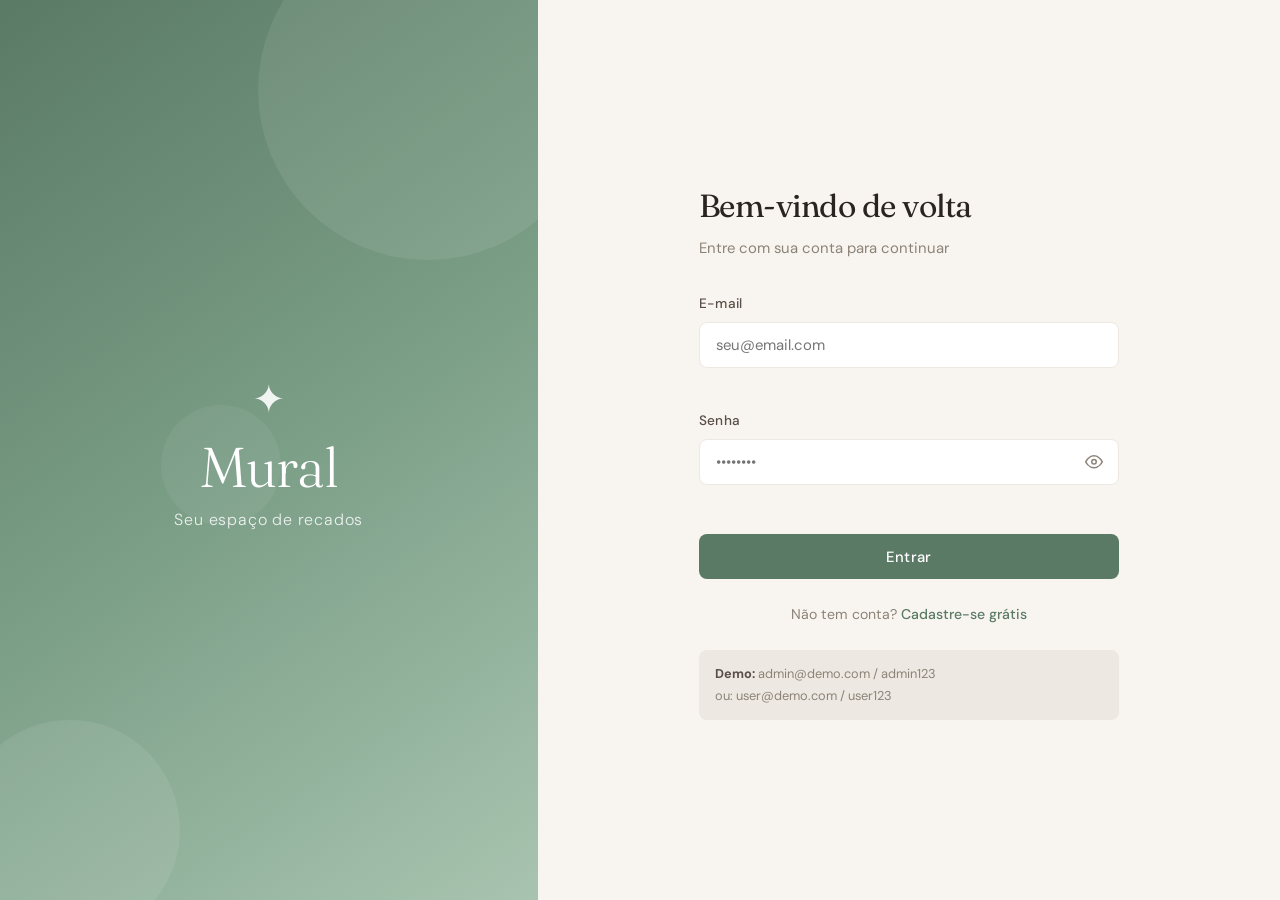
<file: index.html>
<!DOCTYPE html>
<html lang="pt-BR">
<head>
  <meta charset="UTF-8">
  <meta name="viewport" content="width=device-width, initial-scale=1.0">
  <title>Mural de Recados</title>
  <link rel="preconnect" href="https://fonts.googleapis.com">
  <link href="https://fonts.googleapis.com/css2?family=Fraunces:ital,wght@0,300;0,400;0,600;1,300&family=DM+Sans:wght@300;400;500&display=swap" rel="stylesheet">
  <link rel="stylesheet" href="style.css">
</head>
<body class="mural-page">

  <!-- NAVBAR -->
  <header class="navbar">
    <div class="navbar-inner">
      <div class="navbar-brand">
        <span class="brand-icon-sm">✦</span>
        <span class="brand-name-sm">Mural</span>
      </div>
      <div class="navbar-user">
        <div class="user-info">
          <span class="user-avatar" id="user-avatar"></span>
          <div class="user-meta">
            <span class="user-name" id="user-name"></span>
            <span class="user-badge" id="user-badge"></span>
          </div>
        </div>
        <button class="btn-logout" onclick="handleLogout()">
          <svg width="16" height="16" viewBox="0 0 24 24" fill="none" stroke="currentColor" stroke-width="2"><path d="M9 21H5a2 2 0 0 1-2-2V5a2 2 0 0 1 2-2h4"/><polyline points="16 17 21 12 16 7"/><line x1="21" y1="12" x2="9" y2="12"/></svg>
          Sair
        </button>
      </div>
    </div>
  </header>

  <!-- HERO -->
  <section class="mural-hero">
    <div class="hero-bg">
      <div class="hero-orb orb-1"></div>
      <div class="hero-orb orb-2"></div>
    </div>
    <div class="hero-content">
      <h1>Mural de <em>Recados</em></h1>
      <p id="hero-subtitle">Confira os recados mais recentes</p>
    </div>
  </section>

  <!-- MAIN -->
  <main class="mural-main">
    <div class="mural-container">

      <!-- Toolbar admin -->
      <div class="mural-toolbar" id="admin-toolbar" style="display:none">
        <span class="toolbar-label">Você é administrador</span>
        <button class="btn-add" id="btn-abrir-form" onclick="abrirModal('modal-recado')">
          <svg width="18" height="18" viewBox="0 0 24 24" fill="none" stroke="currentColor" stroke-width="2"><line x1="12" y1="5" x2="12" y2="19"/><line x1="5" y1="12" x2="19" y2="12"/></svg>
          Novo Recado
        </button>
      </div>

      <!-- Notificações -->
      <div id="msg-mural" class="msg hidden" style="margin-bottom:1.5rem"></div>

      <!-- Lista de recados -->
      <div id="recados-container">
        <div class="recados-loading" id="loading-state">
          <div class="loading-dots"><span></span><span></span><span></span></div>
          <p>Carregando recados...</p>
        </div>
        <div id="recados-lista" class="recados-grid"></div>
        <div id="empty-state" class="empty-state hidden">
          <span class="empty-icon">📋</span>
          <p>Nenhum recado publicado ainda.</p>
        </div>
      </div>

    </div>
  </main>

  <!-- MODAL ADICIONAR/EDITAR RECADO -->
  <div class="modal-overlay hidden" id="modal-recado" onclick="fecharModalOverlay(event, 'modal-recado')">
    <div class="modal-box">
      <div class="modal-header">
        <h3 id="modal-titulo">Novo Recado</h3>
        <button class="modal-close" onclick="fecharModal('modal-recado')">
          <svg width="20" height="20" viewBox="0 0 24 24" fill="none" stroke="currentColor" stroke-width="2"><line x1="18" y1="6" x2="6" y2="18"/><line x1="6" y1="6" x2="18" y2="18"/></svg>
        </button>
      </div>
      <form id="form-recado" novalidate>
        <input type="hidden" id="recado-id">
        <div class="field-group">
          <label for="recado-titulo">Título</label>
          <input type="text" id="recado-titulo" placeholder="Título do recado">
          <span class="field-error" id="err-recado-titulo"></span>
        </div>
        <div class="field-group">
          <label for="recado-texto">Mensagem</label>
          <textarea id="recado-texto" rows="5" placeholder="Escreva a mensagem aqui..."></textarea>
          <span class="field-error" id="err-recado-texto"></span>
        </div>
        <div class="modal-actions">
          <button type="button" class="btn-secondary" onclick="fecharModal('modal-recado')">Cancelar</button>
          <button type="submit" class="btn-primary" id="btn-salvar-recado">
            <span class="btn-text">Salvar</span>
            <span class="btn-loader hidden">
              <svg width="16" height="16" viewBox="0 0 24 24" fill="none" stroke="currentColor" stroke-width="2" class="spin"><path d="M21 12a9 9 0 1 1-18 0"/></svg>
            </span>
          </button>
        </div>
      </form>
    </div>
  </div>

  <!-- MODAL CONFIRMAÇÃO EXCLUSÃO -->
  <div class="modal-overlay hidden" id="modal-excluir" onclick="fecharModalOverlay(event, 'modal-excluir')">
    <div class="modal-box modal-sm">
      <div class="modal-header">
        <h3>Excluir recado</h3>
        <button class="modal-close" onclick="fecharModal('modal-excluir')">
          <svg width="20" height="20" viewBox="0 0 24 24" fill="none" stroke="currentColor" stroke-width="2"><line x1="18" y1="6" x2="6" y2="18"/><line x1="6" y1="6" x2="18" y2="18"/></svg>
        </button>
      </div>
      <p class="modal-body-text">Tem certeza que deseja excluir este recado? Esta ação não pode ser desfeita.</p>
      <input type="hidden" id="excluir-id">
      <div class="modal-actions">
        <button type="button" class="btn-secondary" onclick="fecharModal('modal-excluir')">Cancelar</button>
        <button type="button" class="btn-danger" id="btn-confirmar-excluir" onclick="confirmarExcluir()">
          <span class="btn-text">Excluir</span>
          <span class="btn-loader hidden">
            <svg width="16" height="16" viewBox="0 0 24 24" fill="none" stroke="currentColor" stroke-width="2" class="spin"><path d="M21 12a9 9 0 1 1-18 0"/></svg>
          </span>
        </button>
      </div>
    </div>
  </div>

  <script src="script.js"></script>
  <script>
    // Verificar autenticação
    const user = Auth.requireLogin();
    let isAdmin = user.tipo === 'admin';

    // Exibir dados do usuário
    document.getElementById('user-name').textContent = user.nome;
    document.getElementById('user-badge').textContent = isAdmin ? 'Administrador' : 'Usuário';
    document.getElementById('user-badge').className = 'user-badge badge-' + user.tipo;
    document.getElementById('user-avatar').textContent = user.nome.charAt(0).toUpperCase();

    if (isAdmin) {
      document.getElementById('admin-toolbar').style.display = 'flex';
      document.getElementById('hero-subtitle').textContent = 'Gerencie e publique seus recados';
    }

    // Carregar recados
    carregarRecados();

    async function carregarRecados() {
      document.getElementById('loading-state').style.display = 'flex';
      document.getElementById('recados-lista').innerHTML = '';
      document.getElementById('empty-state').classList.add('hidden');

      const result = await API.listarRecados();
      document.getElementById('loading-state').style.display = 'none';

      if (result.success && result.recados.length > 0) {
        renderRecados(result.recados);
      } else {
        document.getElementById('empty-state').classList.remove('hidden');
      }
    }

    function renderRecados(recados) {
      const lista = document.getElementById('recados-lista');
      lista.innerHTML = '';

      recados.forEach((r, i) => {
        const card = document.createElement('article');
        card.className = 'recado-card';
        card.style.animationDelay = (i * 0.07) + 's';

        const dataFormatada = formatarData(r.data_cadastro);
        const inicialAutor = r.autor_nome ? r.autor_nome.charAt(0).toUpperCase() : '?';

        card.innerHTML = `
          <div class="card-header">
            <div class="card-meta">
              <span class="autor-avatar">${inicialAutor}</span>
              <div>
                <span class="autor-nome">${escapeHtml(r.autor_nome || 'Admin')}</span>
                <time class="card-data">${dataFormatada}</time>
              </div>
            </div>
            ${isAdmin ? `
            <div class="card-actions">
              <button class="card-btn card-btn-edit" title="Editar" onclick="abrirEditar(${r.id}, '${escapeAttr(r.titulo)}', '${escapeAttr(r.texto)}')">
                <svg width="15" height="15" viewBox="0 0 24 24" fill="none" stroke="currentColor" stroke-width="2"><path d="M11 4H4a2 2 0 0 0-2 2v14a2 2 0 0 0 2 2h14a2 2 0 0 0 2-2v-7"/><path d="M18.5 2.5a2.121 2.121 0 0 1 3 3L12 15l-4 1 1-4 9.5-9.5z"/></svg>
              </button>
              <button class="card-btn card-btn-del" title="Excluir" onclick="abrirExcluir(${r.id})">
                <svg width="15" height="15" viewBox="0 0 24 24" fill="none" stroke="currentColor" stroke-width="2"><polyline points="3 6 5 6 21 6"/><path d="M19 6l-1 14a2 2 0 0 1-2 2H8a2 2 0 0 1-2-2L5 6"/><path d="M10 11v6"/><path d="M14 11v6"/><path d="M9 6V4a1 1 0 0 1 1-1h4a1 1 0 0 1 1 1v2"/></svg>
              </button>
            </div>` : ''}
          </div>
          <div class="card-body">
            <h3 class="card-titulo">${escapeHtml(r.titulo)}</h3>
            <p class="card-texto">${escapeHtml(r.texto)}</p>
          </div>
        `;
        lista.appendChild(card);
      });
    }

    // Formulário de recado
    document.getElementById('form-recado').addEventListener('submit', async function(e) {
      e.preventDefault();
      document.getElementById('err-recado-titulo').textContent = '';
      document.getElementById('err-recado-texto').textContent = '';

      const id = document.getElementById('recado-id').value;
      const titulo = document.getElementById('recado-titulo').value.trim();
      const texto = document.getElementById('recado-texto').value.trim();
      let valid = true;

      if (!titulo) { showFieldError('err-recado-titulo', 'Informe o título'); valid = false; }
      if (!texto) { showFieldError('err-recado-texto', 'Escreva a mensagem'); valid = false; }
      if (!valid) return;

      setBtnLoading('btn-salvar-recado', true);
      const result = id
        ? await API.editarRecado(id, titulo, texto)
        : await API.adicionarRecado(titulo, texto, user.id, user.nome);

      setBtnLoading('btn-salvar-recado', false);

      if (result.success) {
        fecharModal('modal-recado');
        showMsgMural('success', id ? 'Recado atualizado!' : 'Recado publicado!');
        carregarRecados();
      } else {
        showMsgMural('error', result.message || 'Erro ao salvar recado');
      }
    });

    function abrirEditar(id, titulo, texto) {
      document.getElementById('modal-titulo').textContent = 'Editar Recado';
      document.getElementById('recado-id').value = id;
      document.getElementById('recado-titulo').value = titulo;
      document.getElementById('recado-texto').value = texto;
      abrirModal('modal-recado');
    }

    function abrirExcluir(id) {
      document.getElementById('excluir-id').value = id;
      abrirModal('modal-excluir');
    }

    async function confirmarExcluir() {
      const id = document.getElementById('excluir-id').value;
      setBtnLoading('btn-confirmar-excluir', true);
      const result = await API.excluirRecado(id);
      setBtnLoading('btn-confirmar-excluir', false);

      if (result.success) {
        fecharModal('modal-excluir');
        showMsgMural('success', 'Recado excluído!');
        carregarRecados();
      } else {
        showMsgMural('error', 'Erro ao excluir recado');
      }
    }

    function handleLogout() {
      Auth.logout();
      window.location.href = 'login.html';
    }

    function showMsgMural(type, text) {
      const el = document.getElementById('msg-mural');
      el.className = 'msg msg-' + type;
      el.textContent = text;
      el.classList.remove('hidden');
      setTimeout(() => el.classList.add('hidden'), 3500);
    }

    // Reset modal ao abrir
    const origAbrirModal = window.abrirModal;
    window.abrirModal = function(id) {
      if (id === 'modal-recado' && !document.getElementById('recado-id').value) {
        document.getElementById('modal-titulo').textContent = 'Novo Recado';
        document.getElementById('recado-id').value = '';
        document.getElementById('recado-titulo').value = '';
        document.getElementById('recado-texto').value = '';
        document.getElementById('err-recado-titulo').textContent = '';
        document.getElementById('err-recado-texto').textContent = '';
      }
      document.getElementById(id).classList.remove('hidden');
      document.body.style.overflow = 'hidden';
    }
  </script>
</body>
</html>
</file>
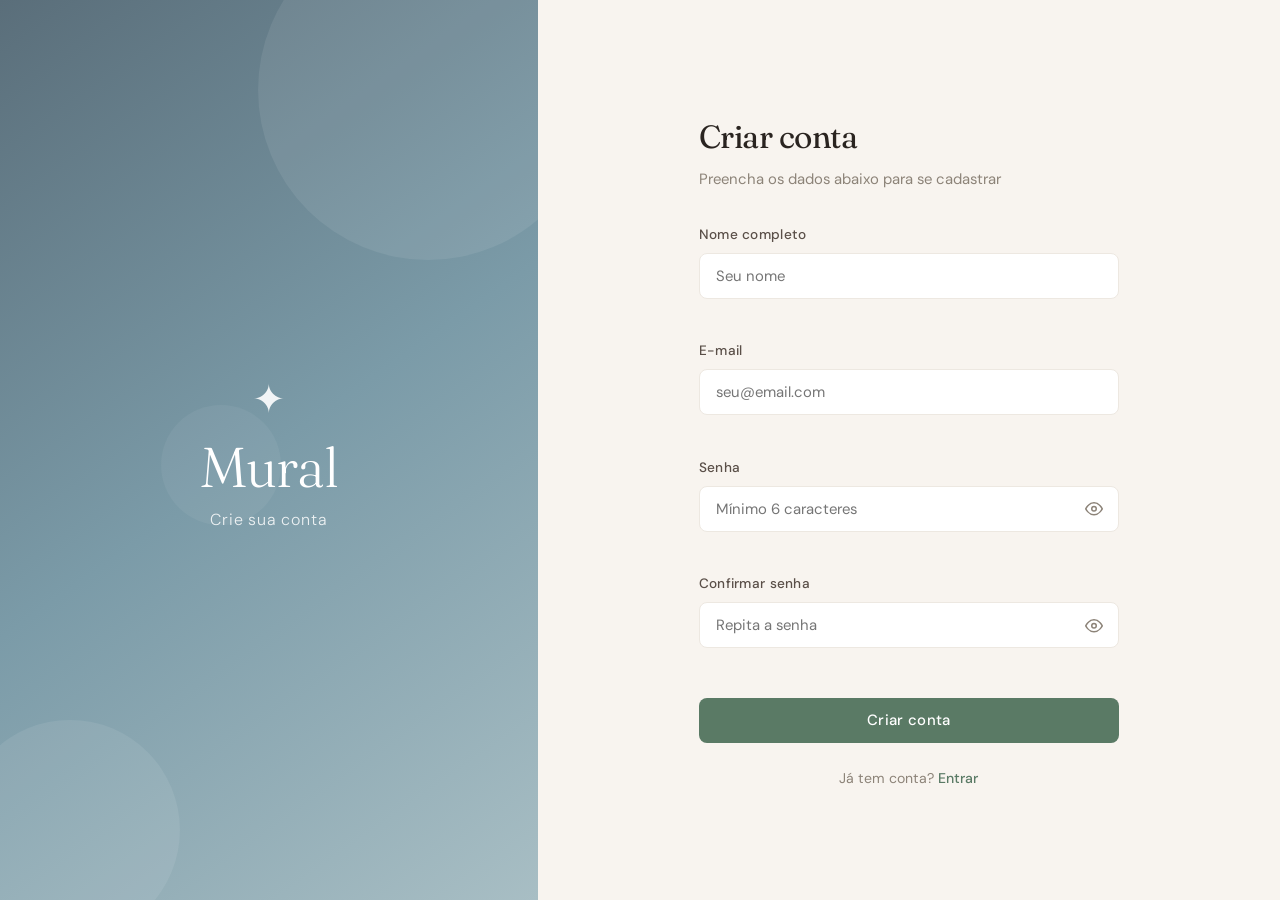
<file: cadastro.html>
<!DOCTYPE html>
<html lang="pt-BR">
<head>
  <meta charset="UTF-8">
  <meta name="viewport" content="width=device-width, initial-scale=1.0">
  <title>Mural de Recados — Cadastro</title>
  <link rel="preconnect" href="https://fonts.googleapis.com">
  <link href="https://fonts.googleapis.com/css2?family=Fraunces:ital,wght@0,300;0,400;0,600;1,300&family=DM+Sans:wght@300;400;500&display=swap" rel="stylesheet">
  <link rel="stylesheet" href="style.css">
</head>
<body class="auth-page">

  <div class="auth-layout">
    <div class="auth-deco auth-deco-alt">
      <div class="deco-circle deco-1"></div>
      <div class="deco-circle deco-2"></div>
      <div class="deco-circle deco-3"></div>
      <div class="brand-tagline">
        <span class="brand-icon">✦</span>
        <h1 class="brand-name">Mural</h1>
        <p class="brand-sub">Crie sua conta</p>
      </div>
    </div>

    <div class="auth-form-wrap">
      <div class="auth-card">
        <div class="auth-card-header">
          <h2>Criar conta</h2>
          <p>Preencha os dados abaixo para se cadastrar</p>
        </div>

        <div id="msg-error" class="msg msg-error hidden"></div>
        <div id="msg-success" class="msg msg-success hidden"></div>

        <form id="form-cadastro" novalidate>
          <div class="field-group">
            <label for="nome">Nome completo</label>
            <input type="text" id="nome" name="nome" placeholder="Seu nome" autocomplete="name">
            <span class="field-error" id="err-nome"></span>
          </div>

          <div class="field-group">
            <label for="email">E-mail</label>
            <input type="email" id="email" name="email" placeholder="seu@email.com" autocomplete="email">
            <span class="field-error" id="err-email"></span>
          </div>

          <div class="field-group">
            <label for="senha">Senha</label>
            <div class="input-wrap">
              <input type="password" id="senha" name="senha" placeholder="Mínimo 6 caracteres" autocomplete="new-password">
              <button type="button" class="toggle-pw" onclick="toggleSenha('senha')">
                <svg width="18" height="18" viewBox="0 0 24 24" fill="none" stroke="currentColor" stroke-width="2"><path d="M1 12s4-8 11-8 11 8 11 8-4 8-11 8-11-8-11-8z"/><circle cx="12" cy="12" r="3"/></svg>
              </button>
            </div>
            <span class="field-error" id="err-senha"></span>
          </div>

          <div class="field-group">
            <label for="confirmar">Confirmar senha</label>
            <div class="input-wrap">
              <input type="password" id="confirmar" name="confirmar" placeholder="Repita a senha" autocomplete="new-password">
              <button type="button" class="toggle-pw" onclick="toggleSenha('confirmar')">
                <svg width="18" height="18" viewBox="0 0 24 24" fill="none" stroke="currentColor" stroke-width="2"><path d="M1 12s4-8 11-8 11 8 11 8-4 8-11 8-11-8-11-8z"/><circle cx="12" cy="12" r="3"/></svg>
              </button>
            </div>
            <span class="field-error" id="err-confirmar"></span>
          </div>

          <button type="submit" class="btn-primary" id="btn-cadastro">
            <span class="btn-text">Criar conta</span>
            <span class="btn-loader hidden">
              <svg width="18" height="18" viewBox="0 0 24 24" fill="none" stroke="currentColor" stroke-width="2" class="spin"><path d="M21 12a9 9 0 1 1-18 0"/></svg>
            </span>
          </button>
        </form>

        <div class="auth-footer">
          <p>Já tem conta? <a href="login.html">Entrar</a></p>
        </div>
      </div>
    </div>
  </div>

  <script src="script.js"></script>
  <script>
    if (Auth.isLoggedIn()) window.location.href = 'index.html';

    document.getElementById('form-cadastro').addEventListener('submit', async function(e) {
      e.preventDefault();
      clearErrors();

      const nome = document.getElementById('nome').value.trim();
      const email = document.getElementById('email').value.trim();
      const senha = document.getElementById('senha').value;
      const confirmar = document.getElementById('confirmar').value;
      let valid = true;

      if (!nome || nome.length < 2) { showFieldError('err-nome', 'Informe seu nome completo'); valid = false; }
      if (!email) { showFieldError('err-email', 'Informe seu e-mail'); valid = false; }
      else if (!/\S+@\S+\.\S+/.test(email)) { showFieldError('err-email', 'E-mail inválido'); valid = false; }
      if (!senha || senha.length < 6) { showFieldError('err-senha', 'Senha deve ter no mínimo 6 caracteres'); valid = false; }
      if (senha !== confirmar) { showFieldError('err-confirmar', 'As senhas não coincidem'); valid = false; }

      if (!valid) return;

      setBtnLoading('btn-cadastro', true);

      try {
        const result = await API.cadastro(nome, email, senha);
        if (result.success) {
          showMsg('msg-success', 'Conta criada! Redirecionando para o login...');
          setTimeout(() => window.location.href = 'login.html', 1200);
        } else {
          showMsg('msg-error', result.message || 'Erro ao criar conta');
        }
      } catch(err) {
        showMsg('msg-error', 'Erro ao conectar. Tente novamente.');
      }

      setBtnLoading('btn-cadastro', false);
    });
  </script>
</body>
</html>
</file>
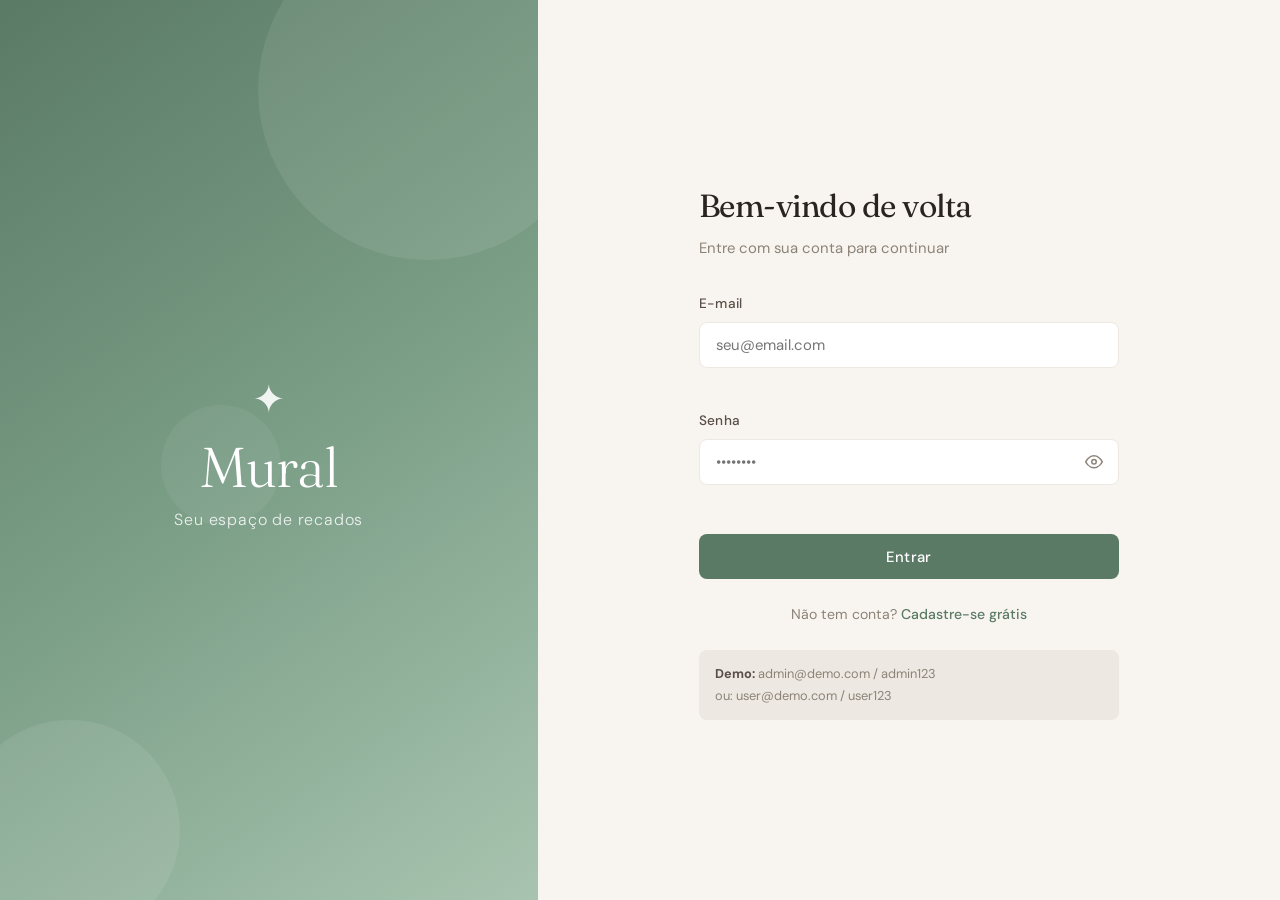
<file: login.html>
<!DOCTYPE html>
<html lang="pt-BR">
<head>
  <meta charset="UTF-8">
  <meta name="viewport" content="width=device-width, initial-scale=1.0">
  <title>Mural de Recados — Entrar</title>
  <link rel="preconnect" href="https://fonts.googleapis.com">
  <link href="https://fonts.googleapis.com/css2?family=Fraunces:ital,wght@0,300;0,400;0,600;1,300&family=DM+Sans:wght@300;400;500&display=swap" rel="stylesheet">
  <link rel="stylesheet" href="style.css">
</head>
<body class="auth-page">

  <div class="auth-layout">
    <div class="auth-deco">
      <div class="deco-circle deco-1"></div>
      <div class="deco-circle deco-2"></div>
      <div class="deco-circle deco-3"></div>
      <div class="brand-tagline">
        <span class="brand-icon">✦</span>
        <h1 class="brand-name">Mural</h1>
        <p class="brand-sub">Seu espaço de recados</p>
      </div>
    </div>

    <div class="auth-form-wrap">
      <div class="auth-card">
        <div class="auth-card-header">
          <h2>Bem-vindo de volta</h2>
          <p>Entre com sua conta para continuar</p>
        </div>

        <div id="msg-error" class="msg msg-error hidden"></div>
        <div id="msg-success" class="msg msg-success hidden"></div>

        <form id="form-login" novalidate>
          <div class="field-group">
            <label for="email">E-mail</label>
            <input type="email" id="email" name="email" placeholder="seu@email.com" autocomplete="email">
            <span class="field-error" id="err-email"></span>
          </div>

          <div class="field-group">
            <label for="senha">Senha</label>
            <div class="input-wrap">
              <input type="password" id="senha" name="senha" placeholder="••••••••" autocomplete="current-password">
              <button type="button" class="toggle-pw" onclick="toggleSenha('senha')">
                <svg width="18" height="18" viewBox="0 0 24 24" fill="none" stroke="currentColor" stroke-width="2"><path d="M1 12s4-8 11-8 11 8 11 8-4 8-11 8-11-8-11-8z"/><circle cx="12" cy="12" r="3"/></svg>
              </button>
            </div>
            <span class="field-error" id="err-senha"></span>
          </div>

          <button type="submit" class="btn-primary" id="btn-login">
            <span class="btn-text">Entrar</span>
            <span class="btn-loader hidden">
              <svg width="18" height="18" viewBox="0 0 24 24" fill="none" stroke="currentColor" stroke-width="2" class="spin"><path d="M21 12a9 9 0 1 1-18 0"/></svg>
            </span>
          </button>
        </form>

        <div class="auth-footer">
          <p>Não tem conta? <a href="cadastro.html">Cadastre-se grátis</a></p>
        </div>

        <div class="demo-hint">
          <p><strong>Demo:</strong> admin@demo.com / admin123</p>
          <p>ou: user@demo.com / user123</p>
        </div>
      </div>
    </div>
  </div>

  <script src="script.js"></script>
  <script>
    // Redirecionar se já logado
    if (Auth.isLoggedIn()) window.location.href = 'index.html';

    document.getElementById('form-login').addEventListener('submit', async function(e) {
      e.preventDefault();
      clearErrors();

      const email = document.getElementById('email').value.trim();
      const senha = document.getElementById('senha').value;
      let valid = true;

      if (!email) { showFieldError('err-email', 'Informe seu e-mail'); valid = false; }
      else if (!/\S+@\S+\.\S+/.test(email)) { showFieldError('err-email', 'E-mail inválido'); valid = false; }
      if (!senha) { showFieldError('err-senha', 'Informe sua senha'); valid = false; }

      if (!valid) return;

      setBtnLoading('btn-login', true);

      try {
        const result = await API.login(email, senha);
        if (result.success) {
          Auth.setUser(result.user);
          showMsg('msg-success', 'Login realizado! Redirecionando...');
          setTimeout(() => window.location.href = 'index.html', 800);
        } else {
          showMsg('msg-error', result.message || 'E-mail ou senha incorretos');
        }
      } catch(err) {
        showMsg('msg-error', 'Erro ao conectar. Tente novamente.');
      }

      setBtnLoading('btn-login', false);
    });
  </script>
</body>
</html>
</file>
<file: style.css>
/* =============================================
   MURAL DE RECADOS — STYLESHEET
   ============================================= */

:root {
  --sage: #7B9E87;
  --sage-light: #A8C4B0;
  --sage-dark: #5A7A65;
  --cream: #F8F4EF;
  --cream-dark: #EDE8E1;
  --stone: #8C8378;
  --stone-light: #C4BDB4;
  --ink: #2A2420;
  --ink-light: #5A4F48;
  --amber: #D4956A;
  --amber-light: #E8C4A8;
  --red: #C0544A;
  --red-light: #E8B0AB;
  --white: #FFFFFF;
  --shadow: 0 2px 16px rgba(42,36,32,0.08);
  --shadow-md: 0 4px 28px rgba(42,36,32,0.12);
  --shadow-lg: 0 8px 48px rgba(42,36,32,0.16);
  --radius: 16px;
  --radius-sm: 8px;
  --transition: 0.22s cubic-bezier(0.4,0,0.2,1);
}

*, *::before, *::after { box-sizing: border-box; margin: 0; padding: 0; }

html { font-size: 16px; scroll-behavior: smooth; }

body {
  font-family: 'DM Sans', sans-serif;
  background: var(--cream);
  color: var(--ink);
  line-height: 1.6;
  min-height: 100vh;
}

/* =============================================
   AUTH PAGES
   ============================================= */

.auth-page {
  display: flex;
  min-height: 100vh;
}

.auth-layout {
  display: flex;
  width: 100%;
  min-height: 100vh;
}

.auth-deco {
  flex: 0 0 42%;
  background: linear-gradient(145deg, var(--sage-dark) 0%, var(--sage) 50%, var(--sage-light) 100%);
  position: relative;
  overflow: hidden;
  display: flex;
  align-items: center;
  justify-content: center;
}

.auth-deco-alt {
  background: linear-gradient(145deg, #5A6E7A 0%, #7B9BA8 50%, #A8BEC4 100%);
}

.deco-circle {
  position: absolute;
  border-radius: 50%;
  background: rgba(255,255,255,0.08);
}
.deco-1 { width: 340px; height: 340px; top: -80px; right: -60px; }
.deco-2 { width: 220px; height: 220px; bottom: -40px; left: -40px; }
.deco-3 { width: 120px; height: 120px; top: 45%; left: 30%; background: rgba(255,255,255,0.05); }

.brand-tagline {
  position: relative;
  z-index: 2;
  text-align: center;
  color: white;
}

.brand-icon {
  font-size: 2.5rem;
  display: block;
  margin-bottom: 0.5rem;
  opacity: 0.9;
}

.brand-name {
  font-family: 'Fraunces', serif;
  font-size: 3.5rem;
  font-weight: 300;
  letter-spacing: -1px;
  line-height: 1;
  margin-bottom: 0.75rem;
}

.brand-sub {
  font-size: 1rem;
  font-weight: 300;
  opacity: 0.85;
  letter-spacing: 0.05em;
}

.auth-form-wrap {
  flex: 1;
  display: flex;
  align-items: center;
  justify-content: center;
  padding: 3rem 2rem;
  background: var(--cream);
}

.auth-card {
  width: 100%;
  max-width: 420px;
}

.auth-card-header {
  margin-bottom: 2rem;
}

.auth-card-header h2 {
  font-family: 'Fraunces', serif;
  font-size: 2rem;
  font-weight: 400;
  color: var(--ink);
  margin-bottom: 0.4rem;
  letter-spacing: -0.5px;
}

.auth-card-header p {
  color: var(--stone);
  font-size: 0.93rem;
}

/* =============================================
   FORMS
   ============================================= */

.field-group {
  margin-bottom: 1.25rem;
}

.field-group label {
  display: block;
  font-size: 0.85rem;
  font-weight: 500;
  color: var(--ink-light);
  margin-bottom: 0.45rem;
  letter-spacing: 0.02em;
}

.field-group input,
.field-group textarea {
  width: 100%;
  padding: 0.75rem 1rem;
  border: 1.5px solid var(--cream-dark);
  border-radius: var(--radius-sm);
  background: var(--white);
  color: var(--ink);
  font-family: 'DM Sans', sans-serif;
  font-size: 0.93rem;
  transition: border-color var(--transition), box-shadow var(--transition);
  outline: none;
  resize: vertical;
}

.field-group input:focus,
.field-group textarea:focus {
  border-color: var(--sage);
  box-shadow: 0 0 0 3px rgba(123,158,135,0.18);
}

.field-group input.has-error,
.field-group textarea.has-error {
  border-color: var(--red);
}

.field-error {
  display: block;
  font-size: 0.8rem;
  color: var(--red);
  margin-top: 0.35rem;
  min-height: 1rem;
}

.input-wrap {
  position: relative;
}

.input-wrap input {
  padding-right: 2.8rem;
}

.toggle-pw {
  position: absolute;
  right: 0.8rem;
  top: 50%;
  transform: translateY(-50%);
  background: none;
  border: none;
  cursor: pointer;
  color: var(--stone);
  padding: 0.2rem;
  display: flex;
  align-items: center;
  transition: color var(--transition);
}
.toggle-pw:hover { color: var(--sage-dark); }

/* =============================================
   BUTTONS
   ============================================= */

.btn-primary, .btn-secondary, .btn-danger {
  display: inline-flex;
  align-items: center;
  justify-content: center;
  gap: 0.5rem;
  padding: 0.78rem 1.6rem;
  border-radius: var(--radius-sm);
  font-family: 'DM Sans', sans-serif;
  font-size: 0.93rem;
  font-weight: 500;
  cursor: pointer;
  border: none;
  transition: all var(--transition);
  text-decoration: none;
}

.btn-primary {
  width: 100%;
  background: var(--sage-dark);
  color: white;
  letter-spacing: 0.02em;
  margin-top: 0.5rem;
}

.btn-primary:hover:not(:disabled) {
  background: var(--ink);
  transform: translateY(-1px);
  box-shadow: var(--shadow-md);
}

.btn-primary:disabled { opacity: 0.65; cursor: not-allowed; }

.btn-secondary {
  background: var(--cream-dark);
  color: var(--ink-light);
  border: 1.5px solid transparent;
}
.btn-secondary:hover { background: var(--stone-light); color: var(--ink); }

.btn-danger {
  background: var(--red);
  color: white;
}
.btn-danger:hover:not(:disabled) { background: #A0443A; }

.btn-loader { display: none; }
.btn-loader.show { display: flex; }

.btn-add {
  display: inline-flex;
  align-items: center;
  gap: 0.5rem;
  padding: 0.65rem 1.3rem;
  background: var(--sage-dark);
  color: white;
  border: none;
  border-radius: 50px;
  font-family: 'DM Sans', sans-serif;
  font-size: 0.9rem;
  font-weight: 500;
  cursor: pointer;
  transition: all var(--transition);
  box-shadow: 0 2px 12px rgba(90,122,101,0.3);
}
.btn-add:hover {
  background: var(--ink);
  transform: translateY(-2px);
  box-shadow: 0 4px 20px rgba(42,36,32,0.2);
}

.btn-logout {
  display: flex;
  align-items: center;
  gap: 0.4rem;
  padding: 0.5rem 1rem;
  background: transparent;
  border: 1.5px solid var(--cream-dark);
  border-radius: 50px;
  color: var(--stone);
  font-family: 'DM Sans', sans-serif;
  font-size: 0.85rem;
  cursor: pointer;
  transition: all var(--transition);
}
.btn-logout:hover {
  background: var(--cream-dark);
  color: var(--ink);
}

/* =============================================
   MESSAGES
   ============================================= */

.msg {
  padding: 0.85rem 1.1rem;
  border-radius: var(--radius-sm);
  font-size: 0.9rem;
  margin-bottom: 1rem;
  animation: slideDown 0.25s ease;
}
.msg-error { background: #FCE8E7; color: var(--red); border: 1px solid var(--red-light); }
.msg-success { background: #E8F2EB; color: var(--sage-dark); border: 1px solid var(--sage-light); }
.hidden { display: none !important; }

@keyframes slideDown {
  from { opacity: 0; transform: translateY(-8px); }
  to   { opacity: 1; transform: translateY(0); }
}

.auth-footer {
  margin-top: 1.5rem;
  text-align: center;
  font-size: 0.88rem;
  color: var(--stone);
}
.auth-footer a {
  color: var(--sage-dark);
  font-weight: 500;
  text-decoration: none;
  transition: color var(--transition);
}
.auth-footer a:hover { color: var(--ink); }

.demo-hint {
  margin-top: 1.5rem;
  padding: 0.85rem 1rem;
  background: var(--cream-dark);
  border-radius: var(--radius-sm);
  font-size: 0.8rem;
  color: var(--stone);
  line-height: 1.7;
}
.demo-hint strong { color: var(--ink-light); }

/* =============================================
   MURAL PAGE
   ============================================= */

.mural-page {
  background: var(--cream);
}

/* NAVBAR */
.navbar {
  position: sticky;
  top: 0;
  z-index: 100;
  background: rgba(248,244,239,0.92);
  backdrop-filter: blur(12px);
  border-bottom: 1px solid var(--cream-dark);
}

.navbar-inner {
  max-width: 900px;
  margin: 0 auto;
  padding: 0.85rem 1.5rem;
  display: flex;
  align-items: center;
  justify-content: space-between;
}

.navbar-brand {
  display: flex;
  align-items: center;
  gap: 0.5rem;
}
.brand-icon-sm { color: var(--sage-dark); font-size: 1.1rem; }
.brand-name-sm {
  font-family: 'Fraunces', serif;
  font-size: 1.2rem;
  font-weight: 400;
  color: var(--ink);
}

.navbar-user {
  display: flex;
  align-items: center;
  gap: 1rem;
}

.user-info {
  display: flex;
  align-items: center;
  gap: 0.7rem;
}

.user-avatar {
  width: 36px;
  height: 36px;
  border-radius: 50%;
  background: var(--sage);
  color: white;
  display: flex;
  align-items: center;
  justify-content: center;
  font-size: 0.9rem;
  font-weight: 600;
}

.user-meta {
  display: flex;
  flex-direction: column;
  line-height: 1.2;
}
.user-name {
  font-size: 0.88rem;
  font-weight: 500;
  color: var(--ink);
}
.user-badge {
  font-size: 0.73rem;
  font-weight: 400;
}
.badge-admin { color: var(--amber); }
.badge-comum { color: var(--stone); }

/* HERO */
.mural-hero {
  position: relative;
  overflow: hidden;
  padding: 4rem 1.5rem 3rem;
  text-align: center;
}
.hero-bg {
  position: absolute;
  inset: 0;
  pointer-events: none;
}
.hero-orb {
  position: absolute;
  border-radius: 50%;
  filter: blur(60px);
  opacity: 0.25;
}
.orb-1 {
  width: 400px;
  height: 400px;
  background: var(--sage-light);
  top: -100px;
  left: -80px;
}
.orb-2 {
  width: 300px;
  height: 300px;
  background: var(--amber-light);
  bottom: -60px;
  right: -60px;
}
.hero-content {
  position: relative;
  z-index: 1;
}
.hero-content h1 {
  font-family: 'Fraunces', serif;
  font-size: clamp(2.2rem, 5vw, 3.2rem);
  font-weight: 300;
  color: var(--ink);
  letter-spacing: -1.5px;
  margin-bottom: 0.5rem;
  line-height: 1.1;
}
.hero-content h1 em {
  font-style: italic;
  color: var(--sage-dark);
}
.hero-content p {
  color: var(--stone);
  font-size: 1rem;
}

/* MAIN */
.mural-main {
  padding-bottom: 4rem;
}
.mural-container {
  max-width: 900px;
  margin: 0 auto;
  padding: 0 1.5rem;
}

/* TOOLBAR */
.mural-toolbar {
  display: flex;
  align-items: center;
  justify-content: space-between;
  margin-bottom: 1.75rem;
  padding: 1rem 1.25rem;
  background: white;
  border-radius: var(--radius);
  border: 1px solid var(--cream-dark);
  box-shadow: var(--shadow);
}
.toolbar-label {
  font-size: 0.85rem;
  color: var(--stone);
  font-weight: 400;
}
.toolbar-label::before { content: '⬡ '; color: var(--amber); font-size: 0.7rem; }

/* RECADOS GRID */
.recados-grid {
  display: grid;
  gap: 1.25rem;
}

/* RECADO CARD */
.recado-card {
  background: white;
  border-radius: var(--radius);
  border: 1px solid var(--cream-dark);
  padding: 1.5rem;
  box-shadow: var(--shadow);
  transition: transform var(--transition), box-shadow var(--transition);
  animation: cardIn 0.4s ease backwards;
}
.recado-card:hover {
  transform: translateY(-2px);
  box-shadow: var(--shadow-md);
}

@keyframes cardIn {
  from { opacity: 0; transform: translateY(14px); }
  to   { opacity: 1; transform: translateY(0); }
}

.card-header {
  display: flex;
  align-items: flex-start;
  justify-content: space-between;
  margin-bottom: 1rem;
  gap: 1rem;
}

.card-meta {
  display: flex;
  align-items: center;
  gap: 0.65rem;
}

.autor-avatar {
  width: 32px;
  height: 32px;
  border-radius: 50%;
  background: linear-gradient(135deg, var(--sage-light), var(--sage));
  color: white;
  display: flex;
  align-items: center;
  justify-content: center;
  font-size: 0.82rem;
  font-weight: 600;
  flex-shrink: 0;
}

.autor-nome {
  display: block;
  font-size: 0.83rem;
  font-weight: 500;
  color: var(--ink-light);
}

.card-data {
  display: block;
  font-size: 0.76rem;
  color: var(--stone-light);
}

.card-actions {
  display: flex;
  gap: 0.35rem;
  flex-shrink: 0;
}

.card-btn {
  width: 32px;
  height: 32px;
  border-radius: var(--radius-sm);
  border: 1px solid var(--cream-dark);
  background: white;
  cursor: pointer;
  display: flex;
  align-items: center;
  justify-content: center;
  transition: all var(--transition);
}
.card-btn-edit { color: var(--sage-dark); }
.card-btn-edit:hover { background: var(--sage); color: white; border-color: var(--sage); }
.card-btn-del { color: var(--red); }
.card-btn-del:hover { background: var(--red); color: white; border-color: var(--red); }

.card-titulo {
  font-family: 'Fraunces', serif;
  font-size: 1.2rem;
  font-weight: 400;
  color: var(--ink);
  margin-bottom: 0.5rem;
  letter-spacing: -0.3px;
}

.card-texto {
  font-size: 0.92rem;
  color: var(--ink-light);
  line-height: 1.7;
  white-space: pre-wrap;
}

/* LOADING */
.recados-loading {
  display: flex;
  flex-direction: column;
  align-items: center;
  padding: 3rem 1rem;
  gap: 1rem;
  color: var(--stone);
  font-size: 0.9rem;
}

.loading-dots {
  display: flex;
  gap: 6px;
}
.loading-dots span {
  width: 8px;
  height: 8px;
  border-radius: 50%;
  background: var(--sage-light);
  animation: bounce 1.4s infinite ease-in-out;
}
.loading-dots span:nth-child(1) { animation-delay: 0s; }
.loading-dots span:nth-child(2) { animation-delay: 0.2s; }
.loading-dots span:nth-child(3) { animation-delay: 0.4s; }

@keyframes bounce {
  0%, 80%, 100% { transform: scale(0.7); opacity: 0.5; }
  40% { transform: scale(1); opacity: 1; }
}

/* EMPTY STATE */
.empty-state {
  text-align: center;
  padding: 4rem 1rem;
  color: var(--stone);
}
.empty-icon { font-size: 3rem; display: block; margin-bottom: 1rem; }
.empty-state p { font-size: 0.95rem; }

/* =============================================
   MODALS
   ============================================= */

.modal-overlay {
  position: fixed;
  inset: 0;
  background: rgba(42,36,32,0.45);
  backdrop-filter: blur(4px);
  z-index: 1000;
  display: flex;
  align-items: center;
  justify-content: center;
  padding: 1rem;
  animation: fadeIn 0.2s ease;
}

@keyframes fadeIn {
  from { opacity: 0; }
  to   { opacity: 1; }
}

.modal-box {
  background: white;
  border-radius: var(--radius);
  box-shadow: var(--shadow-lg);
  padding: 2rem;
  width: 100%;
  max-width: 500px;
  animation: modalIn 0.25s cubic-bezier(0.34,1.56,0.64,1);
}

.modal-sm { max-width: 380px; }

@keyframes modalIn {
  from { opacity: 0; transform: scale(0.94) translateY(10px); }
  to   { opacity: 1; transform: scale(1) translateY(0); }
}

.modal-header {
  display: flex;
  align-items: center;
  justify-content: space-between;
  margin-bottom: 1.5rem;
}

.modal-header h3 {
  font-family: 'Fraunces', serif;
  font-size: 1.35rem;
  font-weight: 400;
  color: var(--ink);
  letter-spacing: -0.3px;
}

.modal-close {
  width: 32px;
  height: 32px;
  border-radius: var(--radius-sm);
  border: none;
  background: var(--cream-dark);
  cursor: pointer;
  color: var(--stone);
  display: flex;
  align-items: center;
  justify-content: center;
  transition: all var(--transition);
}
.modal-close:hover { background: var(--stone-light); color: var(--ink); }

.modal-body-text {
  color: var(--ink-light);
  font-size: 0.93rem;
  line-height: 1.6;
  margin-bottom: 1.5rem;
}

.modal-actions {
  display: flex;
  gap: 0.75rem;
  justify-content: flex-end;
  margin-top: 1.5rem;
}
.modal-actions .btn-primary { width: auto; }

/* SPIN ANIMATION */
.spin {
  animation: spin 1s linear infinite;
}
@keyframes spin {
  from { transform: rotate(0deg); }
  to { transform: rotate(360deg); }
}

/* =============================================
   RESPONSIVE
   ============================================= */

@media (max-width: 768px) {
  .auth-deco { display: none; }
  .auth-form-wrap { padding: 2rem 1.25rem; }

  .user-meta { display: none; }
  .navbar-inner { padding: 0.75rem 1rem; }

  .mural-hero { padding: 2.5rem 1rem 2rem; }
  .mural-container { padding: 0 1rem; }

  .mural-toolbar { flex-direction: column; align-items: stretch; gap: 0.75rem; text-align: center; }

  .modal-actions { flex-direction: column-reverse; }
  .modal-actions .btn-primary,
  .modal-actions .btn-secondary,
  .modal-actions .btn-danger { width: 100%; justify-content: center; }
}

@media (min-width: 640px) {
  .recados-grid { grid-template-columns: repeat(auto-fill, minmax(420px, 1fr)); }
}
</file>
